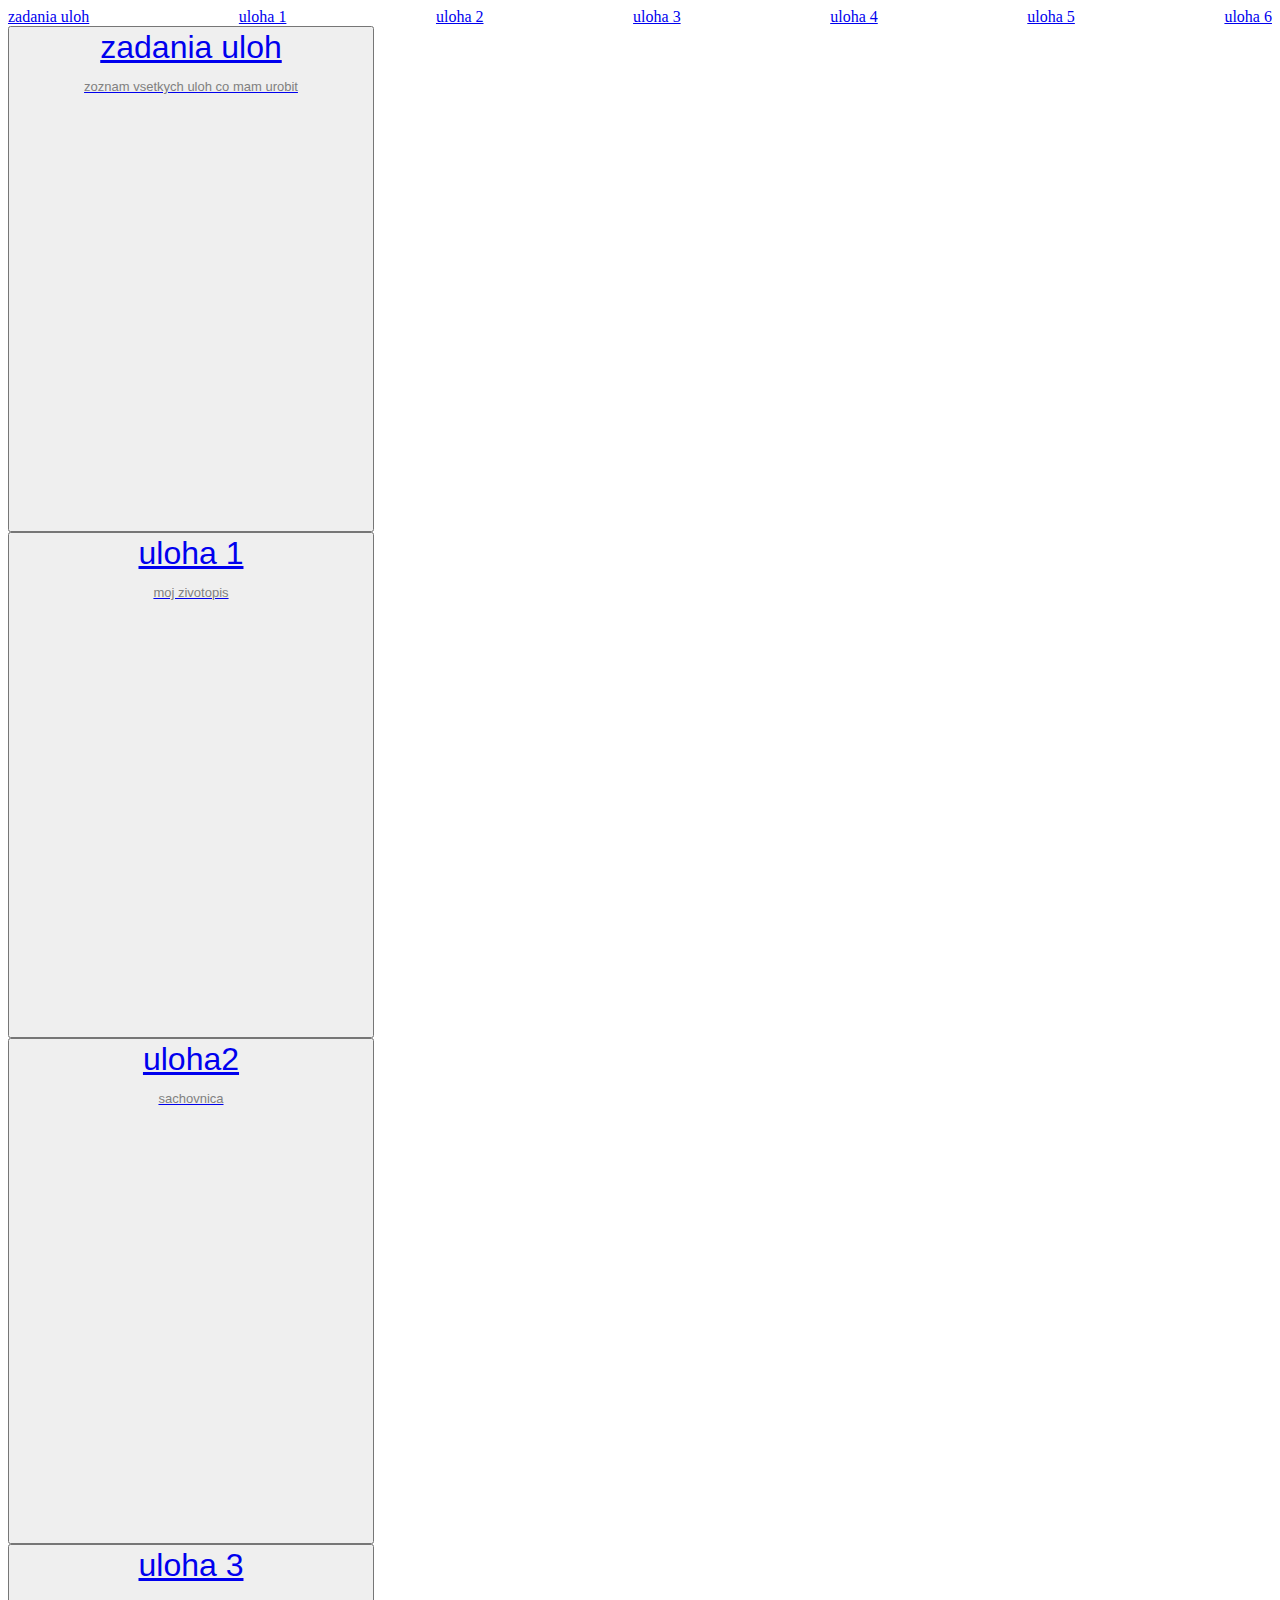
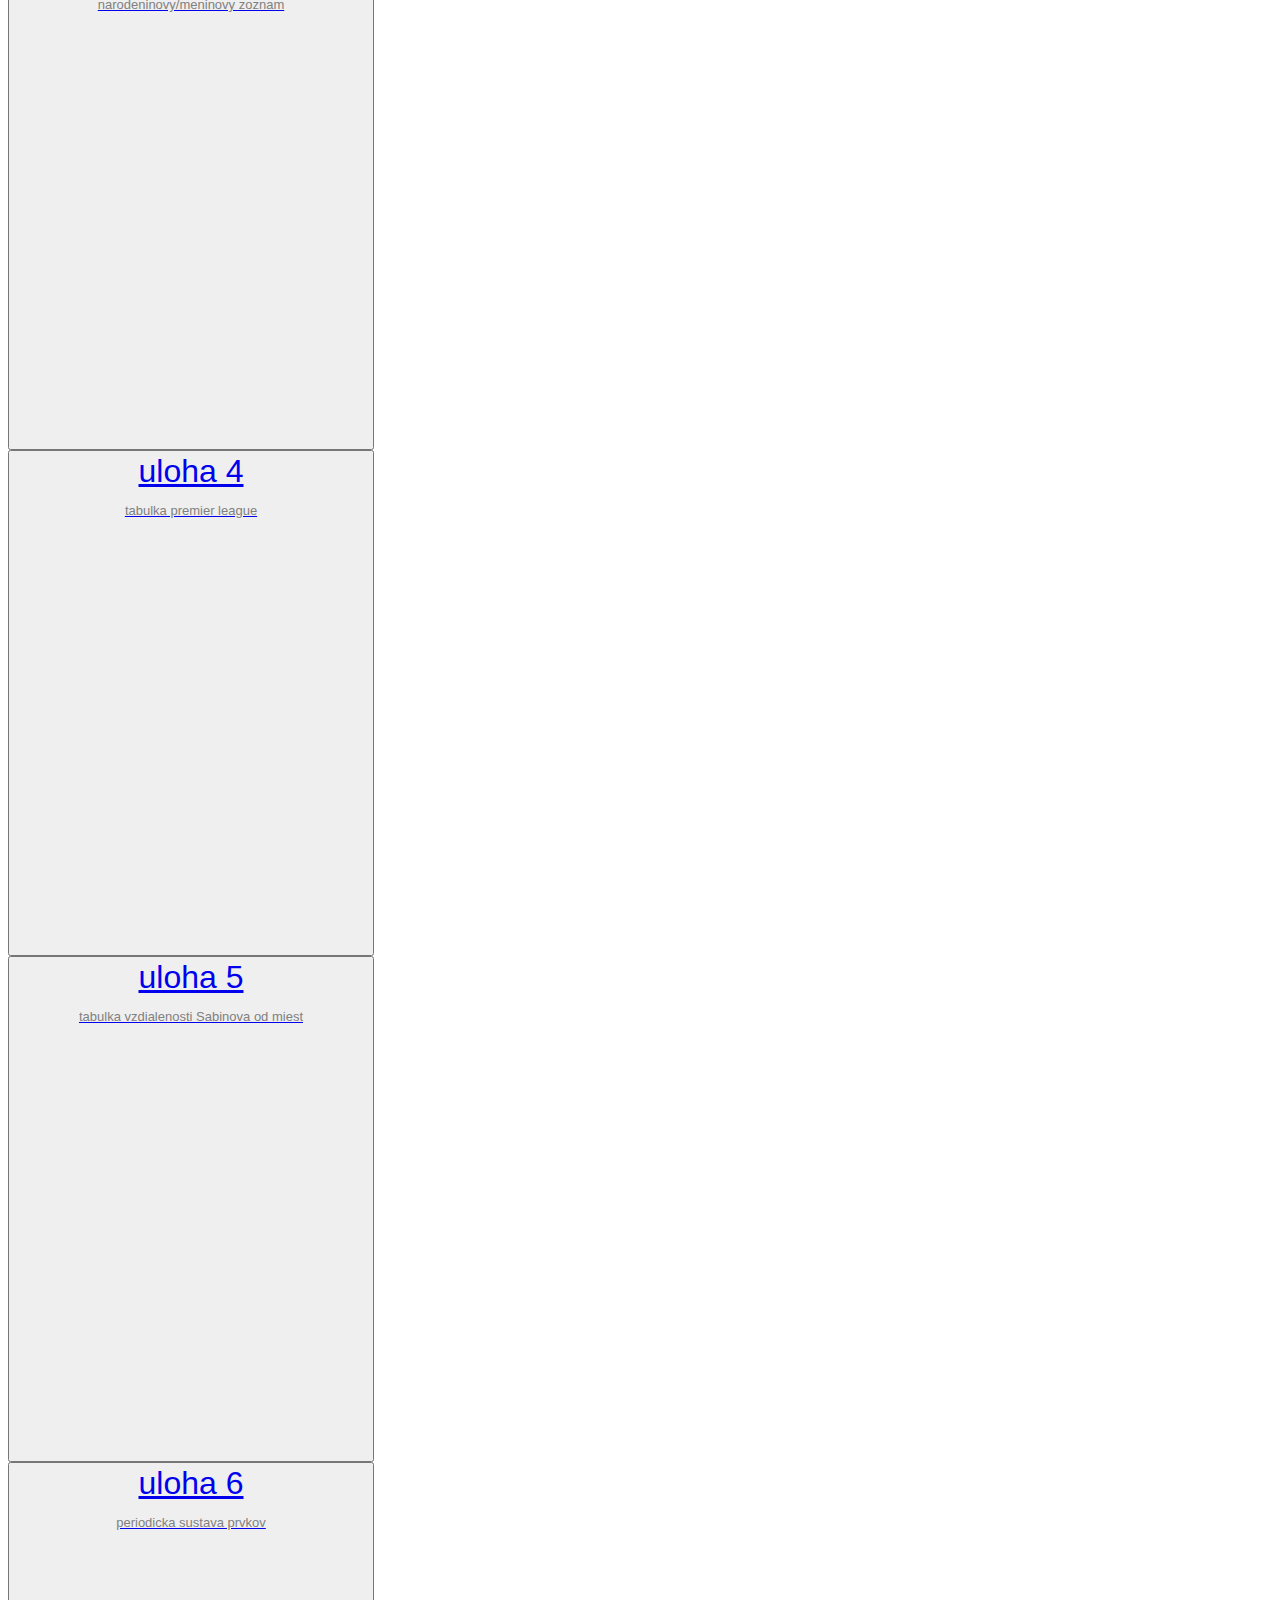
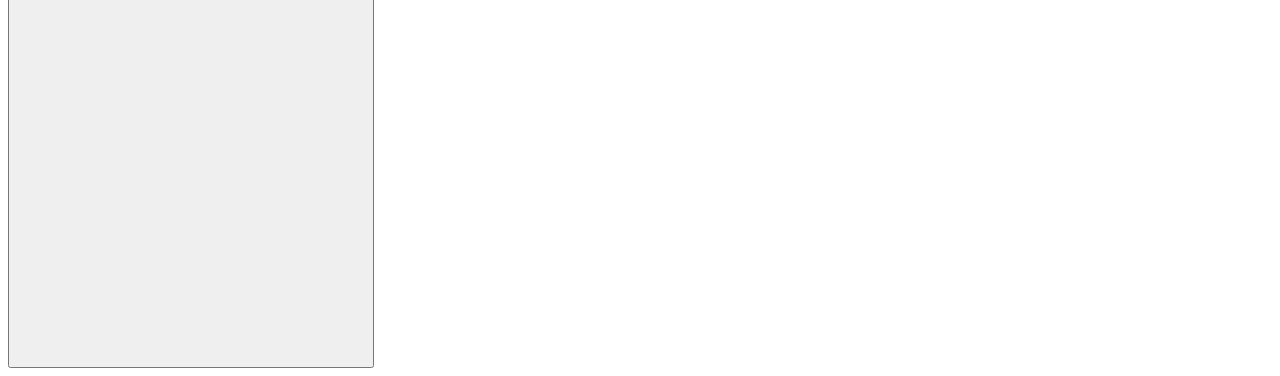
<file: index.html>
<!DOCTYPE html>
<html lang="en">
<head>
    <link href="css.css" rel="stylesheet">
    <title>TITLE</title>
</head>
<body>
<div>
    <div class="flex1">
        <div>
            <a lang="" href="ulohy">zadania uloh</a>
        </div>
        <div>
            <a lang="" href="uloha1">uloha 1</a>
        </div>
        <div>
            <a lang="" href="uloha2">uloha 2</a>
        </div>
        <div>
            <a lang="" href="uloha3">uloha 3</a>
        </div>
        <div>
            <a lang="" href="uloha4">uloha 4</a>
        </div>
        <div>
            <a lang="" href="uloha5">uloha 5</a>
        </div>
        <div>
            <a lang="" href="uloha6">uloha 6</a>
        </div>
    </div>

    <div>
        <button>
            <a class="button" href="ulohy">
                zadania uloh
                <p>zoznam vsetkych uloh co mam urobit</p>
            </a>
        </button>
    </div>
    <div>
        <button>
            <a class="button" href="uloha1">
                uloha 1
                <p>moj zivotopis</p>
            </a>
        </button>
    </div>
    <div>
        <button>
            <a class="button" href="uloha2">
                uloha2
                <p>sachovnica</p>
            </a>
        </button>
    </div>
    <div>
        <button>
            <a class="button" href="uloha3">
                uloha 3
                <p>narodeninovy/meninovy zoznam</p>
            </a>
        </button>
    </div>
    <div>
        <button>
            <a class="button" href="uloha4">
                uloha 4
                <p>tabulka premier league</p>
            </a>
        </button>
    </div>
    <div>
        <button>
            <a class="button" href="uloha5">
                uloha 5
                <p>tabulka vzdialenosti Sabinova od miest</p>
            </a>
        </button>
    </div>
    <div>
        <button>
            <a class="button" href="uloha6">
                uloha 6
                <p>periodicka sustava prvkov</p>
            </a>
        </button>
    </div>
</div>


</body>
</html>
</file>
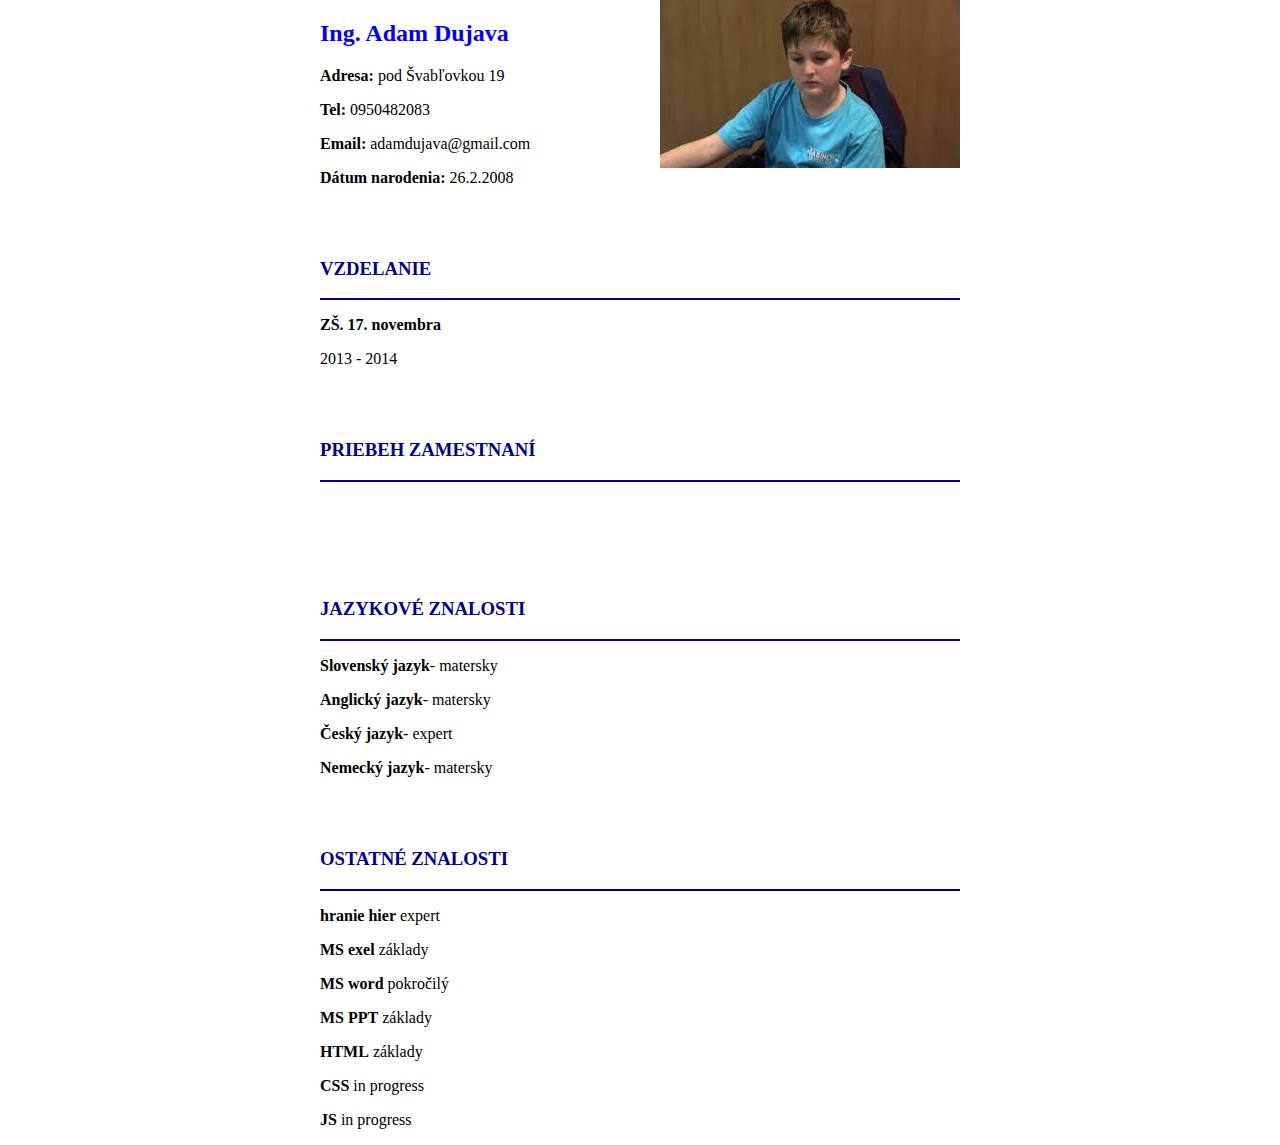
<file: uloha1/index.html>
<!DOCTYPE html>
<html lang="en">
<head>
    <meta charset="UTF-8">
    <title>Úloha1</title>
    <link rel="stylesheet" href="indian.css">
</head>
<body>
<div class="blud:D">
    <div>
        <h2>Ing. Adam Dujava</h2>
        <p><strong>Adresa:</strong> pod Švabľovkou 19 </p>
        <p><strong>Tel:</strong> 0950482083 </p>
        <p><strong>Email:</strong> adamdujava@gmail.com </p>
        <p><strong>Dátum narodenia:</strong> 26.2.2008 </p>
    </div>
    <div>
        <img alt=""
             src="[data-uri]">
    </div>

</div>
<br>
<br>
<h3>VZDELANIE</h3>
<hr>
<p><strong>ZŠ. 17. novembra</strong></p>
<p>2013 - 2014</p>
<br>
<br>
<h3>PRIEBEH ZAMESTNANÍ</h3>
<hr>
<br>
<br>
<br>
<br>
<br>
<h3>JAZYKOVÉ ZNALOSTI</h3>
<hr>
<p><strong>Slovenský jazyk</strong>- matersky</p>
<p><strong>Anglický jazyk</strong>- matersky</p>
<p><strong>Český jazyk</strong>- expert</p>
<p><strong>Nemecký jazyk</strong>- matersky</p>
<br>
<br>
<h3>OSTATNÉ ZNALOSTI</h3>
<hr>
<p><strong>hranie hier</strong> expert</p>
<p><strong>MS exel</strong> základy</p>
<p><strong>MS word</strong> pokročilý</p>
<p><strong>MS PPT</strong> základy</p>
<p><strong>HTML</strong> základy</p>
<p><strong>CSS</strong> in progress</p>
<p><strong>JS</strong> in progress</p>
</body>
</html>
</file>
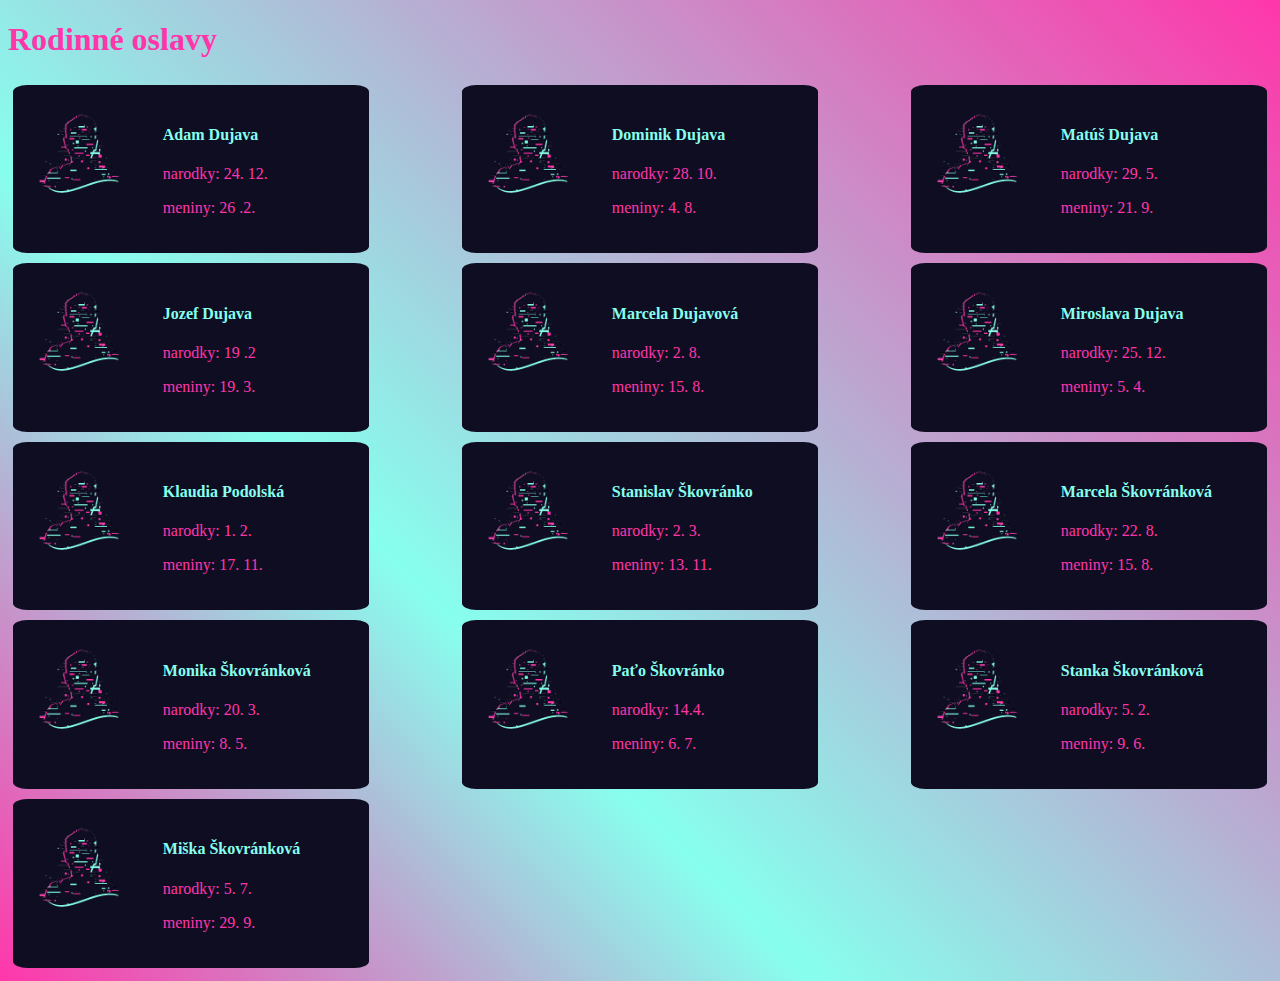
<file: uloha3/index.html>
<!DOCTYPE html>
<html lang="en">
<head>
    <link rel="stylesheet" href="dino.css">
    <meta charset="UTF-8">
    <title>Rodinné oslavy</title>
</head>
<body>
<h1>Rodinné oslavy</h1>
<div class="kontak">
    <div class="osoba">
        <div class="kontak2">
            <div class="fotka">
               <img src="asset/anonymous.png" alt="anonym" class="obrazok">
            </div>
            <div class="udaje">
                <h4>Adam Dujava</h4>
                <p>narodky: 24. 12.</p>
                <p>meniny: 26 .2.</p>
            </div>
        </div>
    </div>

    <div class="osoba">
        <div class="kontak2">
            <div class="fotka">
                <img src="asset/anonymous.png" alt="anonym" class="obrazok">
            </div>
            <div class="udaje">
                <h4>Dominik Dujava</h4>
                <p>narodky: 28. 10.</p>
                <p>meniny: 4. 8.</p>
            </div>
        </div>
    </div>

    <div class="osoba">
        <div class="kontak2">
            <div class="fotka">
                <img src="asset/anonymous.png" alt="anonym" class="obrazok">
            </div>
            <div class="udaje">
                <h4>Matúš Dujava</h4>
                <p>narodky: 29. 5.</p>
                <p>meniny: 21. 9.</p>
            </div>
        </div>
    </div>

    <div class="osoba">
        <div class="kontak2">
            <div class="fotka">
                <img src="asset/anonymous.png" alt="anonym" class="obrazok">
            </div>
            <div class="udaje">
                <h4>Jozef Dujava</h4>
                <p>narodky: 19 .2</p>
                <p>meniny: 19. 3.</p>
            </div>
        </div>
    </div>

    <div class="osoba">
        <div class="kontak2">
            <div class="fotka">
                <img src="asset/anonymous.png" alt="anonym" class="obrazok">
            </div>
            <div class="udaje">
                <h4>Marcela Dujavová</h4>
                <p>narodky: 2. 8.</p>
                <p>meniny: 15. 8.</p>
            </div>
        </div>
    </div>

    <div class="osoba">
        <div class="kontak2">
            <div class="fotka">
                <img src="asset/anonymous.png" alt="anonym" class="obrazok">
            </div>
            <div class="udaje">
                <h4>Miroslava Dujava</h4>
                <p>narodky: 25. 12.</p>
                <p>meniny: 5. 4.</p>
            </div>
        </div>
    </div>

    <div class="osoba">
        <div class="kontak2">
            <div class="fotka">
                <img src="asset/anonymous.png" alt="anonym" class="obrazok">
            </div>
            <div class="udaje">
                <h4>Klaudia Podolská</h4>
                <p>narodky: 1. 2.</p>
                <p>meniny: 17. 11.</p>
            </div>
        </div>
    </div>

    <div class="osoba">
        <div class="kontak2">
            <div class="fotka">
                <img src="asset/anonymous.png" alt="anonym" class="obrazok">
            </div>
            <div class="udaje">
                <h4>Stanislav Škovránko</h4>
                <p>narodky: 2. 3.</p>
                <p>meniny: 13. 11.</p>
            </div>
        </div>
    </div>

    <div class="osoba">
        <div class="kontak2">
            <div class="fotka">
                <img src="asset/anonymous.png" alt="anonym" class="obrazok">
            </div>
            <div class="udaje">
                <h4>Marcela Škovránková</h4>
                <p>narodky: 22. 8.</p>
                <p>meniny: 15. 8.</p>
            </div>
        </div>
    </div>

    <div class="osoba">
        <div class="kontak2">
            <div class="fotka">
                <img src="asset/anonymous.png" alt="anonym" class="obrazok">
            </div>
            <div class="udaje">
                <h4>Monika Škovránková</h4>
                <p>narodky: 20. 3.</p>
                <p>meniny: 8. 5.</p>
            </div>
        </div>
    </div>

    <div class="osoba">
        <div class="kontak2">
            <div class="fotka">
                <img src="asset/anonymous.png" alt="anonym" class="obrazok">
            </div>
            <div class="udaje">
                <h4>Paťo Škovránko</h4>
                <p>narodky: 14.4.</p>
                <p>meniny: 6. 7.</p>
            </div>
        </div>
    </div>

    <div class="osoba">
        <div class="kontak2">
            <div class="fotka">
                <img src="asset/anonymous.png" alt="anonym" class="obrazok">
            </div>
            <div class="udaje">
                <h4>Stanka Škovránková</h4>
                <p>narodky: 5. 2.</p>
                <p>meniny: 9. 6.</p>
            </div>
        </div>
    </div>

    <div class="osoba">
        <div class="kontak2">
            <div class="fotka">
                <img src="asset/anonymous.png" alt="anonym" class="obrazok">
            </div>
            <div class="udaje">
                <h4>Miška Škovránková</h4>
                <p>narodky: 5. 7.</p>
                <p>meniny: 29. 9.</p>
            </div>
        </div>
    </div>
</div>
</body>
</html>
</file>
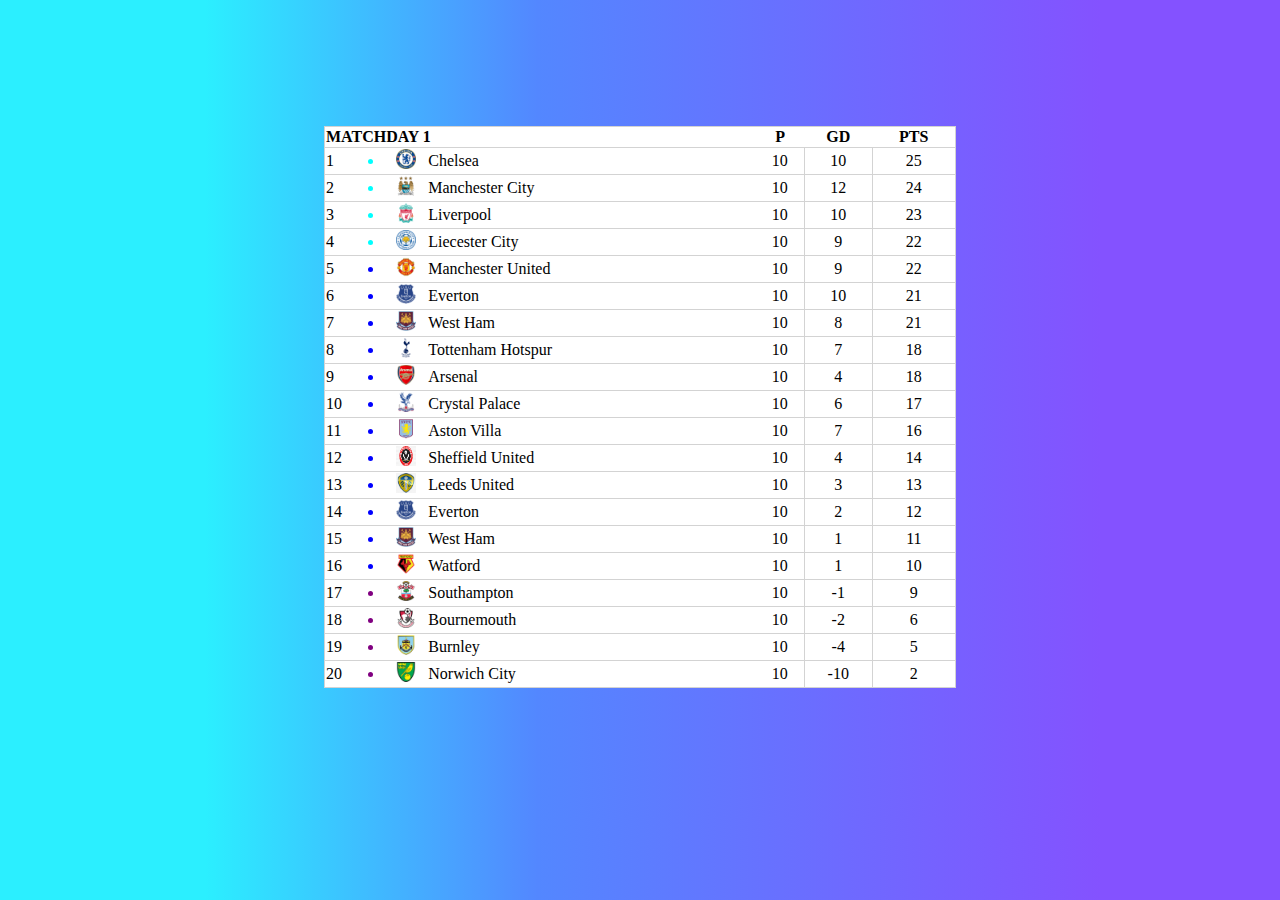
<file: uloha4/index.html>
<!DOCTYPE html>
<html lang="en">
<head>
    <link rel="stylesheet" href="css.css">
    <meta charset="UTF-8">
    <title>Premier league table</title>
</head>
<body class="zaklad">
<div>
    <div class="tabulka">
        <table class="tabula">
            <tr>
                <th class="left" colspan="4">MATCHDAY 1</th>
                <th>P</th>
                <th>GD</th>
                <th>PTS</th>
            </tr>
            <tr>
                <td class="left">1</td>
                <td>
                    <div class="bodka">&nbsp;</div>
                </td>
                <td class="left">
                    <img src="asset/epl/chelsea.png" alt="chyba">
                </td>
                <td>Chelsea</td>
                <td class="center">10</td>
                <td class="center ciara">10</td>
                <td class="center">25</td>
            </tr>
            <tr>
                <td class="left">2</td>
                <td>
                    <div class="bodka">&nbsp;</div>
                </td>
                <td class="left">
                    <img src="asset/epl/city.png" alt="chyba">
                </td>
                <td>Manchester City</td>
                <td class="center">10</td>
                <td class="center ciara">12</td>
                <td class="center">24</td>
            </tr>
            <tr>
                <td class="left">3</td>
                <td>
                    <div class="bodka">&nbsp;</div>
                </td>
                <td class="left">
                    <img src="asset/epl/liverpool.png" alt="chyba">
                </td>
                <td>Liverpool</td>
                <td class="center">10</td>
                <td class="center ciara">10</td>
                <td class="center">23</td>
            </tr>
            <tr>
                <td class="left">4</td>
                <td>
                    <div class="bodka">&nbsp;</div>
                </td>
                <td class="left">
                    <img src="asset/epl/leicester.png" alt="chyba">
                </td>
                <td>Liecester City</td>
                <td class="center">10</td>
                <td class="center ciara">9</td>
                <td class="center">22</td>
            </tr>
            <tr>
                <td class="left">5</td>
                <td>
                    <div class="bodka1">&nbsp;</div>
                </td>
                <td class="left">
                    <img src="asset/epl/united.png" alt="chyba">
                </td>
                <td>Manchester United</td>
                <td class="center">10</td>
                <td class="center ciara">9</td>
                <td class="center">22</td>
            </tr>
            <tr>
                <td class="left">6</td>
                <td>
                    <div class="bodka1">&nbsp;</div>
                </td>
                <td class="left">
                    <img src="asset/epl/evik.png" alt="chyba">
                </td>
                <td>Everton</td>
                <td class="center">10</td>
                <td class="center ciara">10</td>
                <td class="center">21</td>
            </tr>
            <tr>
                <td class="left">7</td>
                <td>
                    <div class="bodka1">&nbsp;</div>
                </td>
                <td class="left">
                    <img src="asset/epl/sunka.png" alt="chyba">
                </td>
                <td>West Ham</td>
                <td class="center">10</td>
                <td class="center ciara">8</td>
                <td class="center">21</td>
            </tr>
            <tr>
                <td class="left">8</td>
                <td>
                    <div class="bodka1">&nbsp;</div>
                </td>
                <td class="left">
                    <img src="asset/epl/3body.png" alt="chyba">
                </td>
                <td>Tottenham Hotspur</td>
                <td class="center">10</td>
                <td class="center ciara">7</td>
                <td class="center">18</td>
            </tr>
            <tr>
                <td class="left">9</td>
                <td>
                    <div class="bodka1">&nbsp;</div>
                </td>
                <td class="left">
                    <img src="asset/epl/gunners.png" alt="chyba">
                </td>
                <td>Arsenal</td>
                <td class="center">10</td>
                <td class="center ciara">4</td>
                <td class="center">18</td>
            </tr>
            <tr>
                <td class="left">10</td>
                <td>
                    <div class="bodka1">&nbsp;</div>
                </td>
                <td class="left">
                    <img src="asset/epl/palace.png" alt="chyba">
                </td>
                <td>Crystal Palace</td>
                <td class="center">10</td>
                <td class="center ciara">6</td>
                <td class="center">17</td>
            </tr>
            <tr>
                <td class="left">11</td>
                <td>
                    <div class="bodka1">&nbsp;</div>
                </td>
                <td class="left">
                    <img src="asset/epl/villa.png" alt="chyba">
                </td>
                <td>Aston Villa</td>
                <td class="center">10</td>
                <td class="center ciara">7</td>
                <td class="center">16</td>
            </tr>
            <tr>
                <td class="left">12</td>
                <td>
                    <div class="bodka1">&nbsp;</div>
                </td>
                <td class="left">
                    <img src="asset/epl/sheffield.jpg" alt="chyba">
                </td>
                <td>Sheffield United</td>
                <td class="center">10</td>
                <td class="center ciara">4</td>
                <td class="center">14</td>
            </tr>
            <tr>
                <td class="left">13</td>
                <td>
                    <div class="bodka1">&nbsp;</div>
                </td>
                <td class="left">
                    <img src="asset/epl/leeds.png" alt="chyba">
                </td>
                <td>Leeds United</td>
                <td class="center">10</td>
                <td class="center ciara">3</td>
                <td class="center">13</td>
            </tr>
            <tr>
                <td class="left">14</td>
                <td>
                    <div class="bodka1">&nbsp;</div>
                </td>
                <td class="left">
                    <img src="asset/epl/evik.png" alt="chyba">
                </td>
                <td>Everton</td>
                <td class="center">10</td>
                <td class="center ciara">2</td>
                <td class="center">12</td>
            </tr>
            <tr>
                <td class="left">15</td>
                <td>
                    <div class="bodka1">&nbsp;</div>
                </td>
                <td class="left">
                    <img src="asset/epl/sunka.png" alt="chyba">
                </td>
                <td>West Ham</td>
                <td class="center">10</td>
                <td class="center ciara">1</td>
                <td class="center">11</td>
            </tr>
            <tr>
                <td class="left">16</td>
                <td>
                    <div class="bodka1">&nbsp;</div>
                </td>
                <td class="left">
                    <img src="asset/epl/kucka.png" alt="chyba">
                </td>
                <td>Watford</td>
                <td class="center">10</td>
                <td class="center ciara">1</td>
                <td class="center">10</td>
            </tr>
            <tr>
                <td class="left">17</td>
                <td>
                    <div class="bodka2">&nbsp;</div>
                </td>
                <td class="left">
                    <img src="asset/epl/southsampton.png" alt="chyba">
                </td>
                <td>Southampton</td>
                <td class="center">10</td>
                <td class="center ciara">-1</td>
                <td class="center">9</td>
            </tr>
            <tr>
                <td class="left">18</td>
                <td>
                    <div class="bodka2">&nbsp;</div>
                </td>
                <td class="left">
                    <img src="asset/epl/bouremouth.png" alt="chyba">
                </td>
                <td>Bournemouth</td>
                <td class="center">10</td>
                <td class="center ciara">-2</td>
                <td class="center">6</td>
            </tr>
            <tr>
                <td class="left">19</td>
                <td>
                    <div class="bodka2">&nbsp;</div>
                </td>
                <td class="left">
                    <img src="asset/epl/Burnley_FC_badge.png" alt="chyba">
                </td>
                <td>Burnley</td>
                <td class="center">10</td>
                <td class="center ciara">-4</td>
                <td class="center">5</td>
            </tr>
            <tr>
                <td class="left">20</td>
                <td>
                    <div class="bodka2">&nbsp;</div>
                </td>
                <td class="left">
                    <img src="asset/epl/vtaacik.png" alt="chyba">
                </td>
                <td>Norwich City</td>
                <td class="center">10</td>
                <td class="center ciara">-10</td>
                <td class="center">2</td>
            </tr>
        </table>
    </div>
</div>

</body>
</html>
</file>
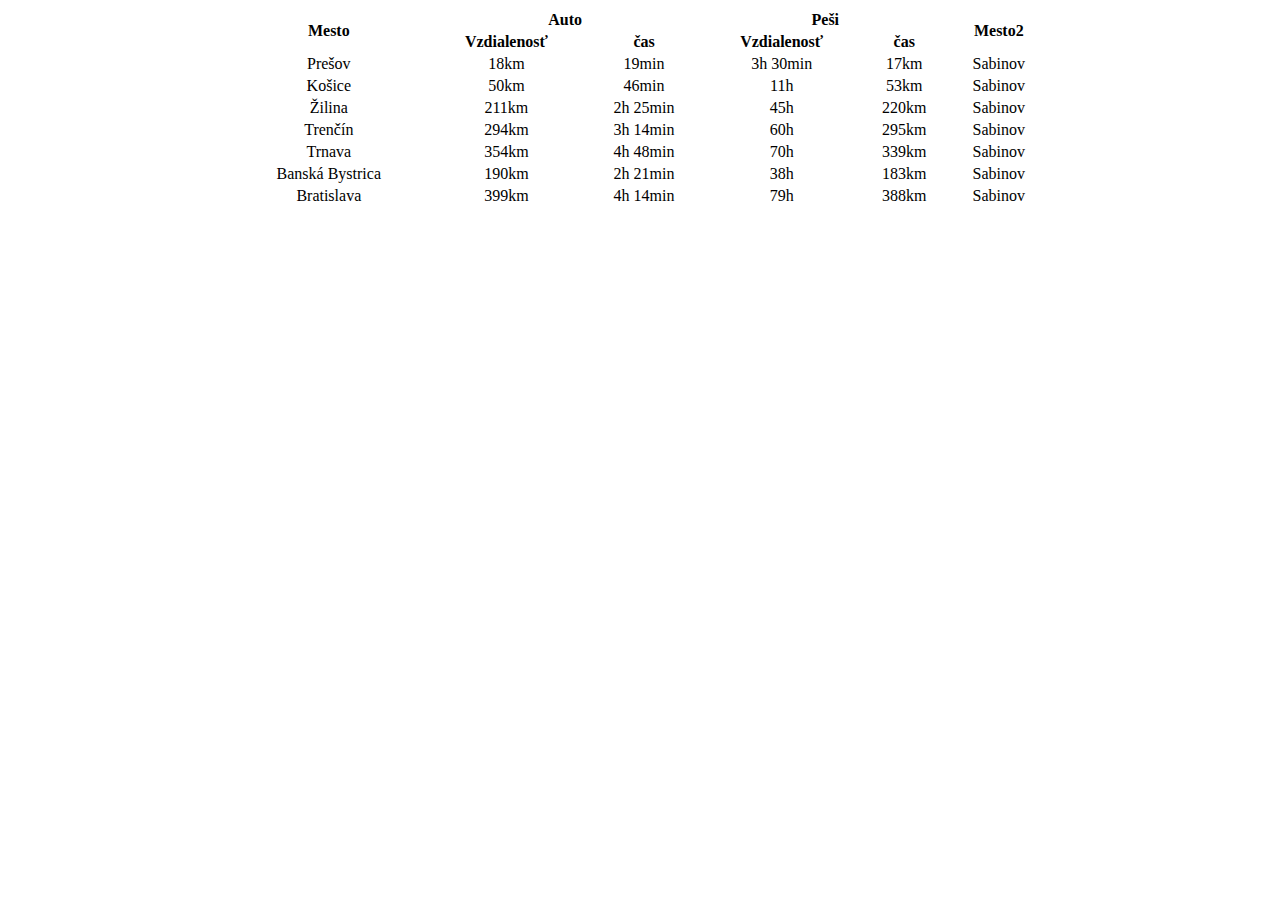
<file: uloha5/index.html>
<!DOCTYPE html>
<html lang="en">
<head>
    <link rel="stylesheet" href="css.css">
    <meta charset="UTF-8">
    <title>Slovensko</title>
</head>
<body>
<div>
    <div class="tabula">
        <table >
            <tr>
                <th rowspan="2">Mesto</th>
                <th colspan="2">Auto</th>
                <th colspan="2">Peši</th>
                <th rowspan="2">Mesto2</th>
            </tr>
            <tr>
                <th>Vzdialenosť</th>
                <th>čas</th>
                <th>Vzdialenosť</th>
                <th>čas</th>
            </tr>
            <tr>
            <td>Prešov</td>
            <td>18km</td>
            <td>19min</td>
            <td>3h 30min</td>
            <td>17km</td>
            <td>Sabinov</td>
            </tr>
            <tr>
                <td>Košice</td>
                <td>50km</td>
                <td>46min</td>
                <td>11h</td>
                <td>53km</td>
                <td>Sabinov</td>
            </tr>
            <tr>
                <td>Žilina</td>
                <td>211km</td>
                <td>2h 25min</td>
                <td>45h</td>
                <td>220km</td>
                <td>Sabinov</td>
            </tr>
            <tr>
                <td>Trenčín</td>
                <td>294km</td>
                <td>3h 14min</td>
                <td>60h</td>
                <td>295km</td>
                <td>Sabinov</td>
            </tr>
            <tr>
                <td>Trnava</td>
                <td>354km</td>
                <td>4h 48min</td>
                <td>70h</td>
                <td>339km</td>
                <td>Sabinov</td>
            </tr>
            <tr>
                <td>Banská Bystrica</td>
                <td>190km</td>
                <td>2h 21min</td>
                <td>38h</td>
                <td>183km</td>
                <td>Sabinov</td>
            </tr>
            <tr>
                <td>Bratislava</td>
                <td>399km</td>
                <td>4h 14min</td>
                <td>79h</td>
                <td>388km</td>
                <td>Sabinov</td>
            </tr>


        </table>
    </div>
</div>

</body>
</html>
</file>
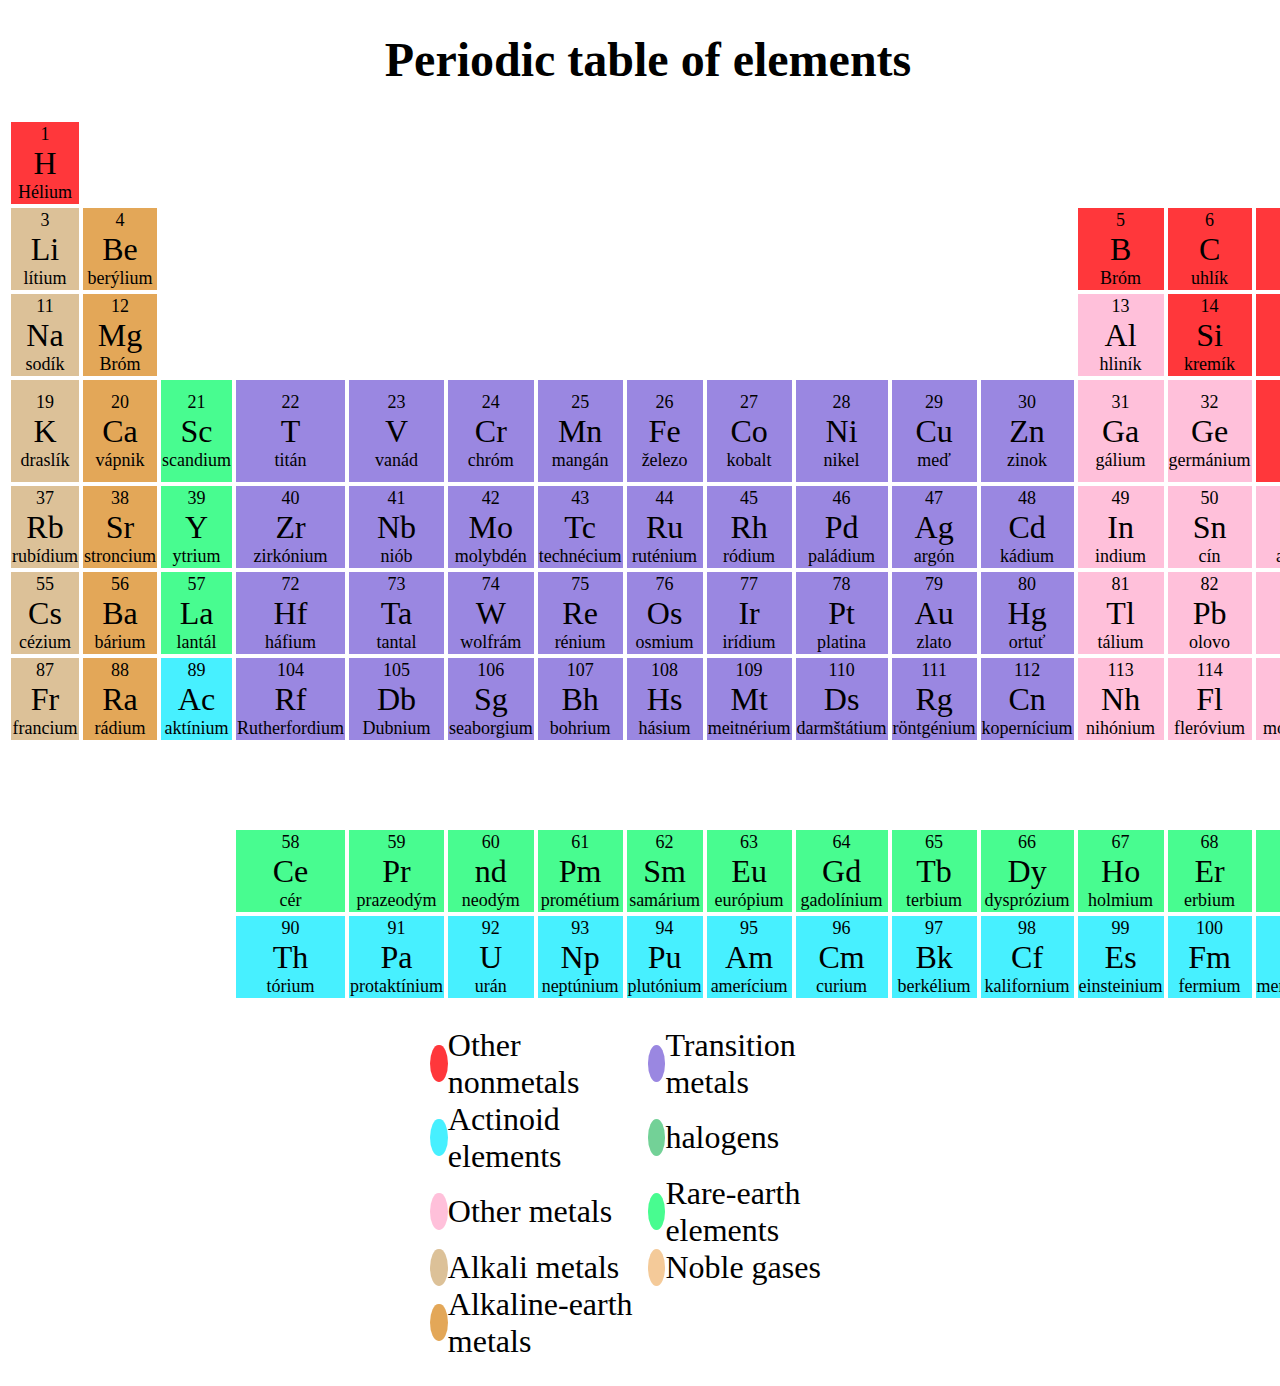
<file: uloha6/index.html>
<!DOCTYPE html>
<html lang="en">
<head>
    <meta charset="UTF-8">
    <title>Periodická tabuľka prvkov</title>
    <link href="css.css" rel="stylesheet">
</head>
<body class="zaklad">
<div>
    <div>
        <h1 class="pismo">Periodic table of elements</h1>
        <table class="tabulka">
            <tr>
                <td class="red">
                    <div>1</div>
                    <div>H</div>
                    <div>Hélium</div>
                </td>
                <td colspan="16">&nbsp</td>
                <td class="plyn">
                    <div>2</div>
                    <div>He</div>
                    <div>hélium</div>
                </td>
            </tr>
            <tr>
                <td class="yellow">
                    <div>3</div>
                    <div>Li</div>
                    <div>lítium</div>
                </td>
                <td class="orange">
                    <div>4</div>
                    <div>Be</div>
                    <div>berýlium</div>
                </td>


                <td colspan="10">&nbsp;</td>


                <td class="red">
                    <div>5</div>
                    <div>B</div>
                    <div>Bróm</div>
                </td>


                <td class="red">
                    <div>6</div>
                    <div>C</div>
                    <div>uhlík</div>
                </td>


                <td class="red">
                    <div>7</div>
                    <div>N</div>
                    <div>dusík</div>
                </td>


                <td class="red">
                    <div>8</div>
                    <div>O</div>
                    <div>kyslík</div>
                </td>


                <td class="green">
                    <div>9</div>
                    <div>F</div>
                    <div>fluór</div>
                </td>


                <td class="plyn">
                    <div>10</div>
                    <div>Ne</div>
                    <div>neón</div>
                </td>

            </tr>
            <tr>
                <td class="yellow">
                    <div>11</div>
                    <div>Na</div>
                    <div>sodík</div>
                </td>
                <td class="orange">
                    <div>12</div>
                    <div>Mg</div>
                    <div>Bróm</div>
                </td>
                <td colspan="10">&nbsp;</td>
                <td class="pink">
                    <div>13</div>
                    <div>Al</div>
                    <div>hliník</div>
                </td>
                <td class="red">
                    <div>14</div>
                    <div>Si</div>
                    <div>kremík</div>
                </td>
                <td class="red">
                    <div>15</div>
                    <div>P</div>
                    <div>fosfor</div>
                </td>
                <td class="red">
                    <div>16</div>
                    <div>S</div>
                    <div>Síra</div>
                </td>
                <td class="green">
                    <div>17</div>
                    <div>Cl</div>
                    <div>chlór</div>
                </td>
                <td class="plyn">
                    <div>18</div>
                    <div>Ar</div>
                    <div>argón</div>
                </td>
            </tr>
            <tr>
                <td class="yellow">
                    <div>19</div>
                    <div>K</div>
                    <div>draslík</div>
                </td>
                <td class="orange">
                    <div>20</div>
                    <div>Ca</div>
                    <div>vápnik</div>
                </td>
                <td class="slime">
                    <div>21</div>
                    <div>Sc</div>
                    <div>scandium</div>
                </td>
                <td class="purple">
                    <div>22</div>
                    <div>T</div>
                    <div>titán</div>
                </td>
                <td class="purple">
                    <div>23</div>
                    <div>V</div>
                    <div>vanád</div>
                </td>
                <td class="purple">
                    <div>24</div>
                    <div>Cr</div>
                    <div>chróm</div>
                </td>
                <td class="purple">
                    <div>25</div>
                    <div>Mn</div>
                    <div>mangán</div>
                </td>
                <td class="purple">
                    <div>26</div>
                    <div>Fe</div>
                    <div>železo</div>
                </td>
                <td class="purple">
                    <div>27</div>
                    <div>Co</div>
                    <div>kobalt</div>
                </td>
                <td class="purple">
                    <div>28</div>
                    <div>Ni</div>
                    <div>nikel</div>
                </td>
                <td class="purple">
                    <div>29</div>
                    <div>Cu</div>
                    <div>meď</div>
                </td>
                <td class="purple">
                    <div>30</div>
                    <div>Zn</div>
                    <div>zinok</div>
                </td>
                <td class="pink">
                    <div>31</div>
                    <div>Ga</div>
                    <div>gálium</div>
                </td>
                <td class="pink">
                    <div>32</div>
                    <div>Ge</div>
                    <div>germánium</div>
                </td>
                <td class="red">
                    <div>33</div>
                    <div>As</div>
                    <div>astát</div>
                </td>
                <td class="red">
                    <div>34</div>
                    <div>Se</div>
                    <div>selén</div>
                </td>
                <td class="green">
                    <div>35</div>
                    <div>Br</div>
                    <div>bróm</div>
                </td>
                <td class="plyn">Kr
                    <div>36</div>
                    <div>Kr</div>
                    <div>kryptón</div>
                </td>
            </tr>
            <tr>

                <td class="yellow">
                    <div>37</div>
                    <div>Rb</div>
                    <div>rubídium</div>
                </td>

                <td class="orange">
                    <div>38</div>
                    <div>Sr</div>
                    <div>stroncium</div>
                </td>

                <td class="slime">
                    <div>39</div>
                    <div>Y</div>
                    <div>ytrium</div>
                </td>

                <td class="purple">
                    <div>40</div>
                    <div>Zr</div>
                    <div>zirkónium</div>
                </td>

                <td class="purple">
                    <div>41</div>
                    <div>Nb</div>
                    <div>niób</div>
                </td>

                <td class="purple">
                    <div>42</div>
                    <div>Mo</div>
                    <div>molybdén</div>
                </td>

                <td class="purple">
                    <div>43</div>
                    <div>Tc</div>
                    <div>technécium</div>
                </td>

                <td class="purple">
                    <div>44</div>
                    <div>Ru</div>
                    <div>ruténium</div>
                </td>

                <td class="purple">
                    <div>45</div>
                    <div>Rh</div>
                    <div>ródium</div>
                </td>

                <td class="purple">
                    <div>46</div>
                    <div>Pd</div>
                    <div>paládium</div>
                </td>

                <td class="purple">
                    <div>47</div>
                    <div>Ag</div>
                    <div>argón</div>
                </td>

                <td class="purple">
                    <div>48</div>
                    <div>Cd</div>
                    <div>kádium</div>
                </td>

                <td class="pink">
                    <div>49</div>
                    <div>In</div>
                    <div>indium</div>
                </td>

                <td class="pink">
                    <div>50</div>
                    <div>Sn</div>
                    <div>cín</div>
                </td>

                <td class="pink">
                    <div>51</div>
                    <div>Sb</div>
                    <div>antimón</div>
                </td>

                <td class="red">
                    <div>52</div>
                    <div>Te</div>
                    <div>telúr</div>
                </td>

                <td class="green">
                    <div>53</div>
                    <div>I</div>
                    <div>jód</div>
                </td>

                <td class="plyn">
                    <div>54</div>
                    <div>Xe</div>
                    <div>xenón</div>
                </td>
            </tr>
            <tr>

                <td class="yellow">
                    <div>55</div>
                    <div>Cs</div>
                    <div>cézium</div>
                </td>

                <td class="orange">
                    <div>56</div>
                    <div>Ba</div>
                    <div>bárium</div>
                </td>

                <td class="slime">
                    <div>57</div>
                    <div>La</div>
                    <div>lantál</div>
                </td>

                <td class="purple">
                    <div>72</div>
                    <div>Hf</div>
                    <div>háfium</div>
                </td>

                <td class="purple">
                    <div>73</div>
                    <div>Ta</div>
                    <div>tantal</div>
                </td>

                <td class="purple">
                    <div>74</div>
                    <div>W</div>
                    <div>wolfrám</div>
                </td>

                <td class="purple">
                    <div>75</div>
                    <div>Re</div>
                    <div>rénium</div>
                </td>

                <td class="purple">
                    <div>76</div>
                    <div>Os</div>
                    <div>osmium</div>
                </td>

                <td class="purple">
                    <div>77</div>
                    <div>Ir</div>
                    <div>irídium</div>
                </td>

                <td class="purple">
                    <div>78</div>
                    <div>Pt</div>
                    <div>platina</div>
                </td>

                <td class="purple">
                    <div>79</div>
                    <div>Au</div>
                    <div>zlato</div>
                </td>

                <td class="purple">
                    <div>80</div>
                    <div>Hg</div>
                    <div>ortuť</div>
                </td>

                <td class="pink">
                    <div>81</div>
                    <div>Tl</div>
                    <div>tálium</div>
                </td>

                <td class="pink">
                    <div>82</div>
                    <div>Pb</div>
                    <div>olovo</div>
                </td>

                <td class="pink">
                    <div>83</div>
                    <div>Bi</div>
                    <div>bizmut</div>
                </td>

                <td class="pink">
                    <div>84</div>
                    <div>Po</div>
                    <div>polónium</div>
                </td>

                <td class="green">
                    <div>85</div>
                    <div>At</div>
                    <div>astát</div>
                </td>

                <td class="plyn">
                    <div>86</div>
                    <div>Rn</div>
                    <div>radón</div>
                </td>
            </tr>
            <tr>

                <td class="yellow">
                    <div>87</div>
                    <div>Fr</div>
                    <div>francium</div>
                </td>

                <td class="orange">
                    <div>88</div>
                    <div>Ra</div>
                    <div>rádium</div>
                </td>

                <td class="blue">
                    <div>89</div>
                    <div>Ac</div>
                    <div>aktínium</div>
                </td>

                <td class="purple">
                    <div>104</div>
                    <div>Rf</div>
                    <div>Rutherfordium</div>
                </td>

                <td class="purple">
                    <div>105</div>
                    <div>Db</div>
                    <div>Dubnium</div>
                </td>

                <td class="purple">
                    <div>106</div>
                    <div>Sg</div>
                    <div>seaborgium</div>
                </td>

                <td class="purple">
                    <div>107</div>
                    <div>Bh</div>
                    <div>bohrium</div>
                </td>

                <td class="purple">
                    <div>108</div>
                    <div>Hs</div>
                    <div>hásium</div>
                </td>

                <td class="purple">
                    <div>109</div>
                    <div>Mt</div>
                    <div>meitnérium</div>
                </td>

                <td class="purple">
                    <div>110</div>
                    <div>Ds</div>
                    <div>darmštátium</div>
                </td>

                <td class="purple">
                    <div>111</div>
                    <div>Rg</div>
                    <div>röntgénium</div>
                </td>

                <td class="purple">
                    <div>112</div>
                    <div>Cn</div>
                    <div>kopernícium</div>
                </td>
                <td class="pink">
                    <div>113</div>
                    <div>Nh</div>
                    <div>nihónium</div>
                </td>

                <td class="pink">
                    <div>114</div>
                    <div>Fl</div>
                    <div>fleróvium</div>
                </td>

                <td class="pink">
                    <div>115</div>
                    <div>Mc</div>
                    <div>moskóvium</div>
                </td>

                <td class="pink">
                    <div>116</div>
                    <div>Lv</div>
                    <div>livermórium</div>
                </td>

                <td class="green">
                    <div>117</div>
                    <div>Ts</div>
                    <div>tenés</div>
                </td>

                <td class="plyn">
                    <div>118</div>
                    <div>Og</div>
                    <div>oganesón</div>
                </td>
            </tr>
            <tr>
                <td colspan="18">&nbsp;</td>
            </tr>
            <tr>
                <td colspan="3">&nbsp;</td>
                <td class="slime">
                    <div>58</div>
                    <div>Ce</div>
                    <div>cér</div>
                </td>

                <td class="slime">
                    <div>59</div>
                    <div>Pr</div>
                    <div>prazeodým</div>
                </td>

                <td class="slime">
                    <div>60</div>
                    <div>nd</div>
                    <div>neodým</div>
                </td>

                <td class="slime">
                    <div>61</div>
                    <div>Pm</div>
                    <div>prométium</div>
                </td>

                <td class="slime">
                    <div>62</div>
                    <div>Sm</div>
                    <div>samárium</div>
                </td>

                <td class="slime">
                    <div>63</div>
                    <div>Eu</div>
                    <div>európium</div>
                </td>

                <td class="slime">
                    <div>64</div>
                    <div>Gd</div>
                    <div>gadolínium</div>
                </td>

                <td class="slime">
                    <div>65</div>
                    <div>Tb</div>
                    <div>terbium</div>
                </td>

                <td class="slime">
                    <div>66</div>
                    <div>Dy</div>
                    <div>dysprózium</div>
                </td>

                <td class="slime">
                    <div>67</div>
                    <div>Ho</div>
                    <div>holmium</div>
                </td>

                <td class="slime">
                    <div>68</div>
                    <div>Er</div>
                    <div>erbium</div>
                </td>

                <td class="slime">
                    <div>69</div>
                    <div>Tm</div>
                    <div>túlium</div>
                </td>

                <td class="slime">
                    <div>70</div>
                    <div>Yb</div>
                    <div>yterbium</div>
                </td>

                <td class="slime">
                    <div>71</div>
                    <div>Lu</div>
                    <div>lutécium</div>
                </td>
                <td>&nbsp;</td>
            </tr>
            <tr>
                <td colspan="3">&nbsp;</td>

                <td class="blue">
                    <div>90</div>
                    <div>Th</div>
                    <div>tórium</div>
                </td>

                <td class="blue">
                    <div>91</div>
                    <div>Pa</div>
                    <div>protaktínium</div>
                </td>

                <td class="blue">
                    <div>92</div>
                    <div>U</div>
                    <div>urán</div>
                </td>

                <td class="blue">
                    <div>93</div>
                    <div>Np</div>
                    <div>neptúnium</div>
                </td>

                <td class="blue">
                    <div>94</div>
                    <div>Pu</div>
                    <div>plutónium</div>
                </td>

                <td class="blue">
                    <div>95</div>
                    <div>Am</div>
                    <div>amerícium</div>
                </td>

                <td class="blue">
                    <div>96</div>
                    <div>Cm</div>
                    <div>curium</div>
                </td>

                <td class="blue">
                    <div>97</div>
                    <div>Bk</div>
                    <div>berkélium</div>
                </td>

                <td class="blue">
                    <div>98</div>
                    <div>Cf</div>
                    <div>kalifornium</div>
                </td>

                <td class="blue">
                    <div>99</div>
                    <div>Es</div>
                    <div>einsteinium</div>
                </td>

                <td class="blue">
                    <div>100</div>
                    <div>Fm</div>
                    <div>fermium</div>
                </td>

                <td class="blue">
                    <div>101</div>
                    <div>Md</div>
                    <div>mendelévium</div>
                </td>

                <td class="blue">
                    <div>102</div>
                    <div>No</div>
                    <div>nobélium</div>
                </td>

                <td class="blue">
                    <div>103</div>
                    <div>Lr</div>
                    <div>lawrencium</div>
                </td>
            </tr>

        </table>
    </div>
    <div class="flex">
        <div class="bodka kruh">&nbsp;</div>
        <div class="kruh2">Other nonmetals</div>
        <div class="bodka1 kruh">&nbsp;</div>
        <div class="kruh2">Transition metals</div>
        <div class="bodka3 kruh">&nbsp;</div>
        <div class="kruh2">Actinoid elements</div>
        <div class="bodka4 kruh">&nbsp;</div>
        <div class="kruh2">halogens</div>
        <div class="bodka5 kruh">&nbsp;</div>
        <div class="kruh2">Other metals</div>
        <div class="bodka6 kruh">&nbsp;</div>
        <div class="kruh2">Rare-earth elements</div>
        <div class="bodka7 kruh">&nbsp;</div>
        <div class="kruh2">Alkali metals</div>
        <div class="bodka8 kruh">&nbsp;</div>
        <div class="kruh2">Noble gases</div>
        <div class="bodka2 kruh">&nbsp;</div>
        <div class="kruh2">Alkaline-earth metals</div>
    </div>
</div>

</body>
</html>
</file>
<file: css.css>
.flex {
    display: flex;
    flex-wrap: wrap;
    background: white;
    color: black;
    width: 100%;
    height: 100%;
}

.button {
    display: block;
    width: 350px;
    height: 500px;
    font-size: xx-large;
}

.flex1 {
    display: flex;
    background: white;
    justify-content: space-between;
}

p {
    font-size: small;
    color: grey;
}
</file>
<file: uloha1/indian.css>
body{
    width: 50%;
    margin: auto;
}
h2{
    color: blue;
}
h3{
    color: darkblue;
}
hr{
    border: 1px solid darkblue;

}
.blud\:D{
    display: flex;
    justify-content: space-between;
}
</file>
<file: uloha3/dino.css>
.kontak {
    display: flex;
    justify-content: space-between;
    flex-wrap: wrap;
}

.osoba {
    width: 25%;
    border-radius:4%;
    padding: 20px;
    background: #0F0D22;
    color: rgba(255,54,170,1);
    margin: 5px;
}

.fotka {
    width:30%;
}

.obrazok {
    width: 100%;
}

.udaje {
    padding-left: 35px;
}

.kontak2 {
    display: flex;
}

body {
    background: rgb(255,54,170);
    background: linear-gradient(45deg, rgba(255,54,170,1) 0%, rgba(135,255,238,1) 36%, rgba(255,54,170,1) 100%);
}

h1 {
    color: rgba(255,54,170,1);
}

h4 {
    color: rgba(135,255,238,1);
}
</file>
<file: uloha4/css.css>
.zaklad {
    background: rgb(43,239,255);
    background: linear-gradient(90deg, rgba(43,239,255,1) 16%, rgba(83,135,255,1) 42%, rgba(132,82,255,1) 86%);
}

.tabula {
    width: 100%;
    background: white;
    padding: 0;
    border-collapse: collapse;
    margin: 0;
}

.tabulka {
    margin: 10% 25%;
}
.bodka {
    background: aqua;
    border-radius: 50%;
    width: 5px;
    height: 5px;
}

.bodka1 {
    background: blue;
    border-radius: 50%;
    width: 5px;
    height: 5px;
}

.bodka2 {
    background: purple;
    border-radius: 50%;
    width: 5px;
    height: 5px;
}

.center {
    text-align: center;
}

.left {
    text-align: left;
    width: 40px;
}

img {
    width: 20px;
    height: 20px;
    margin-left: 10px;

}
tr {
 border: 1px solid lightgray;
}

.ciara {
    border: 1px solid lightgray;
}
</file>
<file: uloha5/css.css>
.tabula {
    width: 65%;
    background: white;
    margin: auto;
}

table {
    width: 100%;
    text-align: center;

}
</file>
<file: uloha6/css.css>
.zaklad {
    width: 100%;
    height: 100%;
}

td {
    border: 1px solid white;
    height: 80px;
    width: 80px;
    text-align: center;
    font-size: large;
}

.tabulka {
    width: 100%;
    height: 100%;
}

.red {
background: rgba(255, 5, 10, 0.8);
}

.purple {
background: rgba(135, 112, 219, 0.84);
}

.orange {
background: rgba(218, 137, 32, 0.75);
}

.blue {
    background: rgba(0, 234, 255, 0.72);
}

.green {
background: rgba(98, 203, 138, 0.89);
}

.pink {
background: #ffc0da;
}

.slime {
background: rgba(37, 252, 123, 0.84);
}

.yellow {
background: rgba(194, 149, 77, 0.58);
}

.plyn {
    background: rgba(243, 197, 144, 0.92);
}

.bodka {
    background: rgba(255, 5, 10, 0.8);
    border-radius: 50%;
}

.bodka1 {
    background: rgba(135, 112, 219, 0.84);
    border-radius: 50%;
}

.bodka2 {
    background: rgba(218, 137, 32, 0.75);
    border-radius: 50%;
}

.bodka3 {
    background: rgba(0, 234, 255, 0.72);
    border-radius: 50%;
}

.bodka4 {
    background: rgba(98, 203, 138, 0.89);
    border-radius: 50%;
}

.bodka5 {
    background: #ffc0da;
    border-radius: 50%;
}

.bodka6 {
    background: rgba(37, 252, 123, 0.84);
    border-radius: 50%;
}

.bodka7 {
    background: rgba(194, 149, 77, 0.58);
    border-radius: 50%;
}

.bodka8 {
    background: rgba(243, 197, 144, 0.92);
    border-radius: 50%;
}

.flex {
    display: flex;
    margin: 2% 33%;
    font-size: large;
    align-items: center;
    flex-wrap: wrap;
}

.kruh {
    width: 4%;
    height: 4%;
}

.kruh2 {
width: 46%;
}

div:nth-child(2) {
    font-size: xx-large;
}

.pismo {
    text-align: center;
    font-size: xxx-large;

}
</file>
